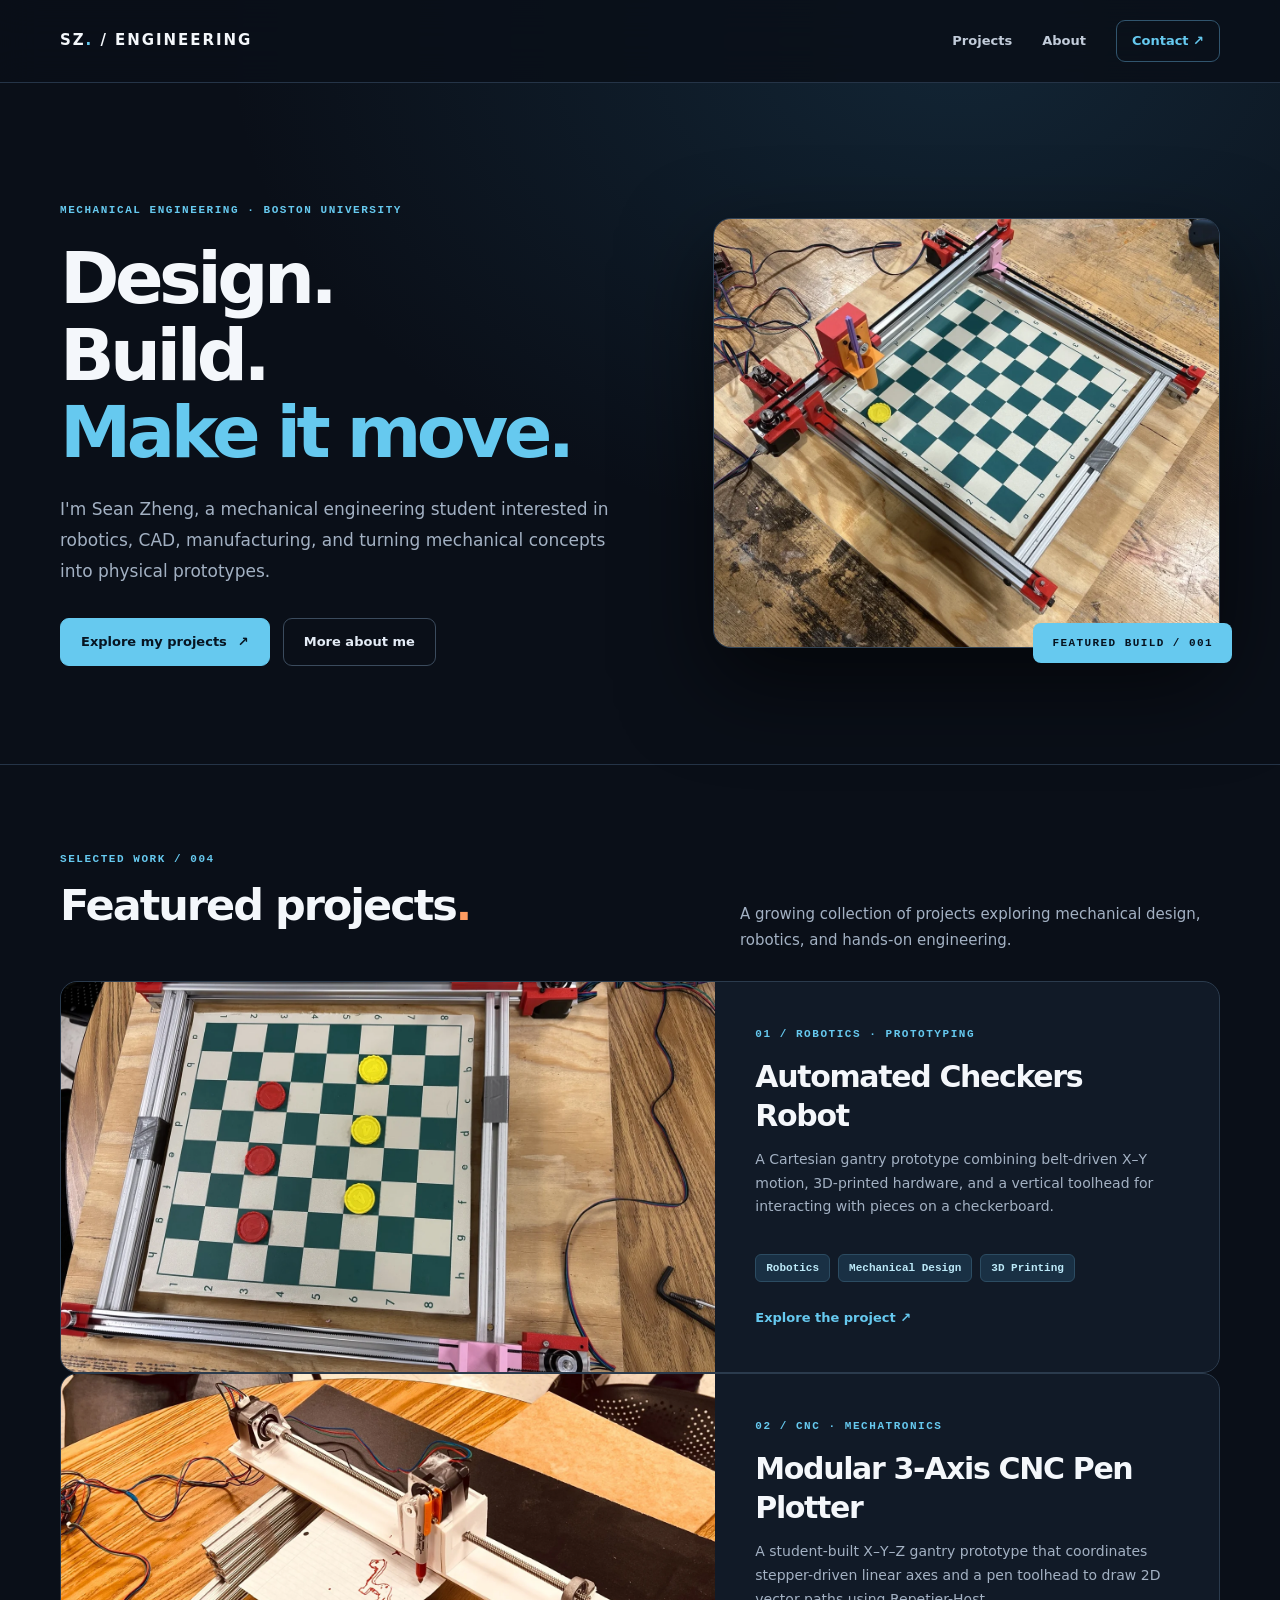
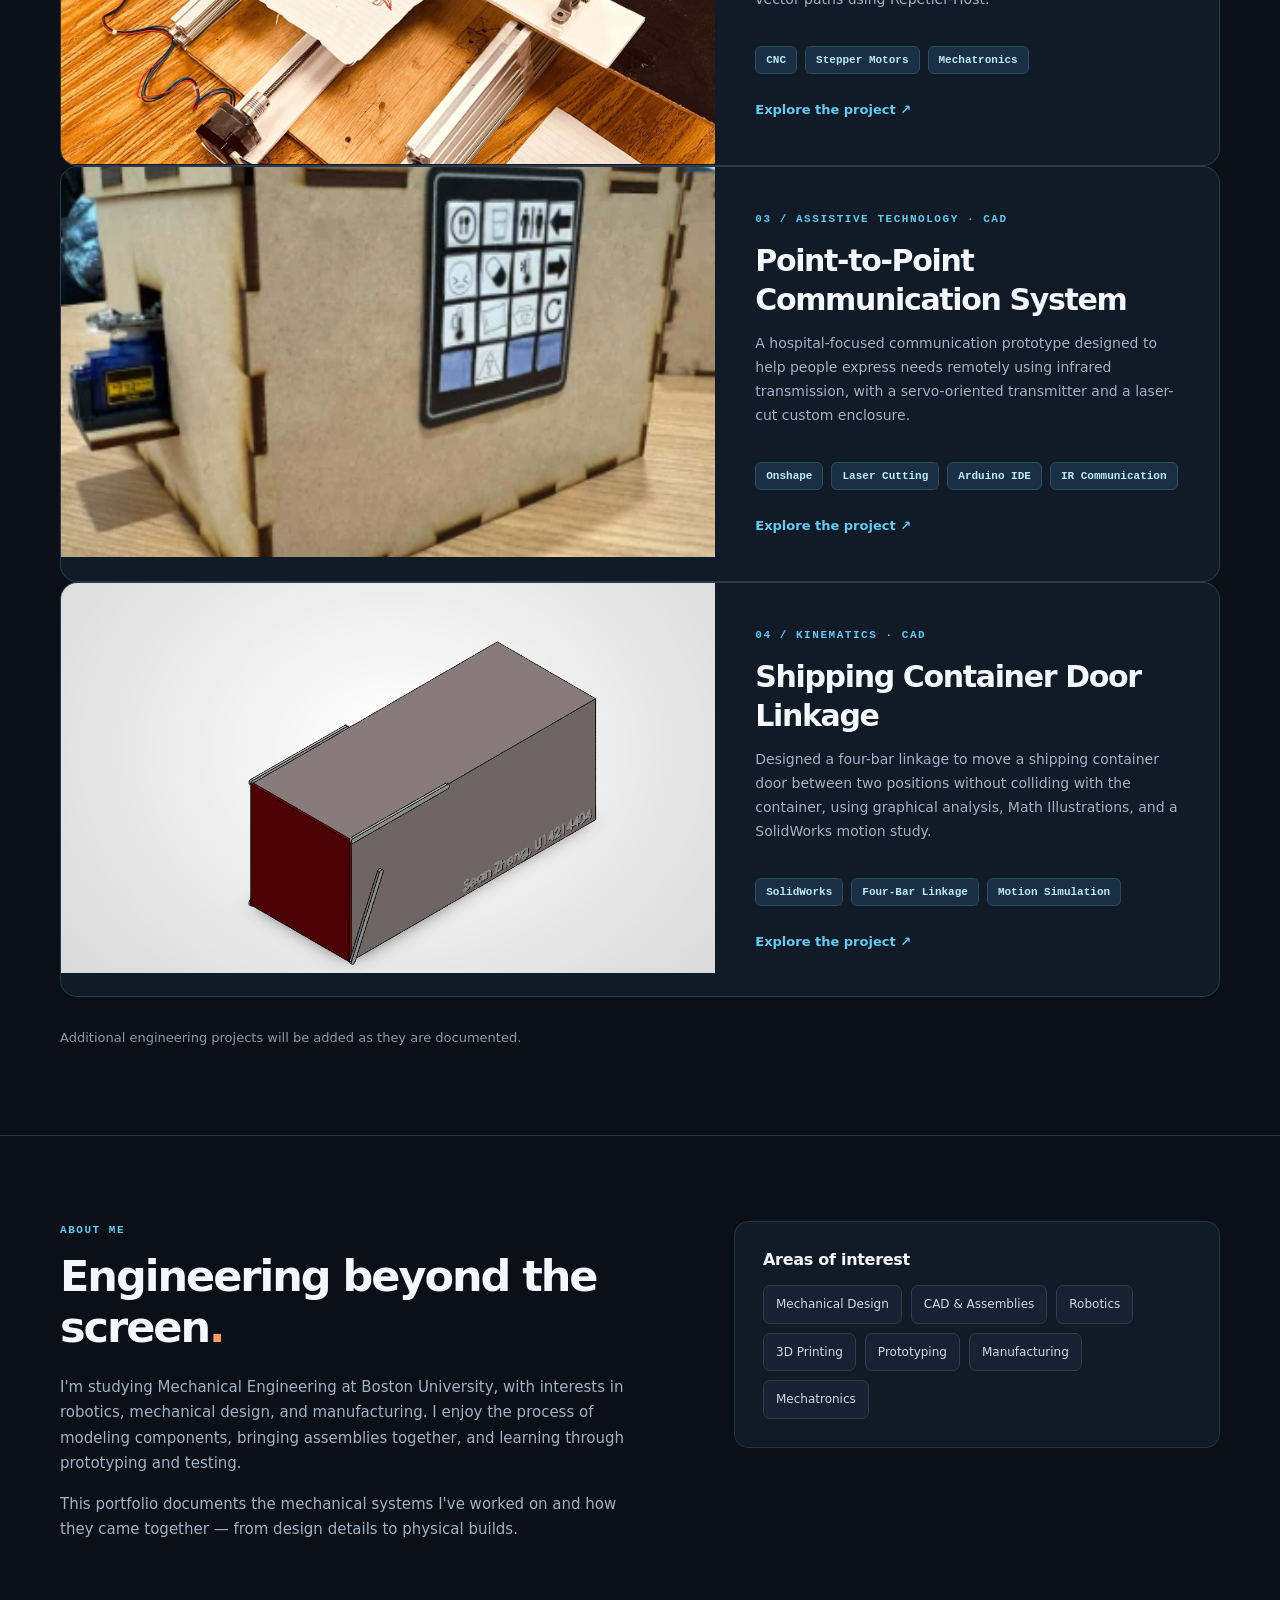
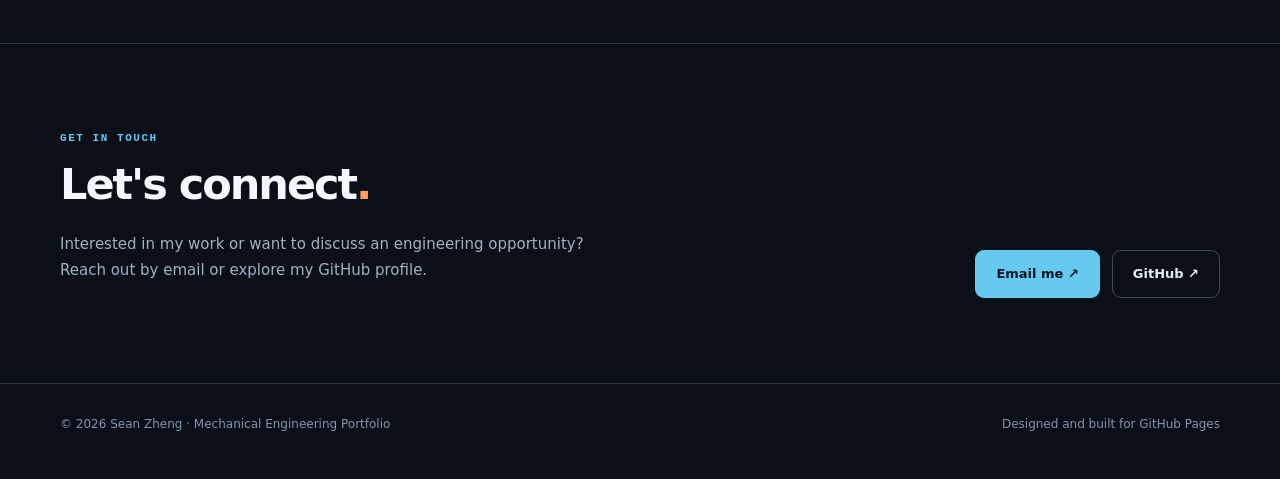
<file: index.html>
<!doctype html>
<html lang="en"><head><meta charset="utf-8"><meta name="viewport" content="width=device-width, initial-scale=1"><meta name="description" content="Sean Zheng's mechanical engineering portfolio featuring robotics, CAD design, and hands-on prototyping projects."><title>Sean Zheng | Mechanical Engineering</title><link rel="stylesheet" href="styles.css"></head><body>
<header class="site-header"><nav class="container nav" aria-label="Main navigation"><a class="logo" href="index.html">SZ<strong>.</strong> / ENGINEERING</a><div class="navlinks"><a href="#projects">Projects</a><a href="#about">About</a><a class="nav-cta" href="#contact">Contact ↗</a></div></nav></header>
<main><section class="container hero-home" id="home"><div><div class="eyebrow">Mechanical Engineering · Boston University</div><h1>Design.<br>Build.<br><span class="accent">Make it move.</span></h1><p class="lead">I'm Sean Zheng, a mechanical engineering student interested in robotics, CAD, manufacturing, and turning mechanical concepts into physical prototypes.</p><div class="actions"><a class="btn" href="#projects">Explore my projects <span aria-hidden="true">↗</span></a><a class="btn secondary" href="#about">More about me</a></div></div><div class="hero-visual"><img src="assets/Checkers Robot/checkers-assembly.webp" alt="Gantry-style checkers robot assembled over a checkerboard" fetchpriority="high"></div></section>
<section class="section" id="projects"><div class="container"><div class="section-head"><div><div class="eyebrow">Selected work / 004</div><h2>Featured projects<span class="orange">.</span></h2></div><p>A growing collection of projects exploring mechanical design, robotics, and hands-on engineering.</p></div><a class="project-card" href="projects/checkers-robot.html"><img src="assets/Checkers Robot/checkers-overhead.webp" alt="Top view of the automated checkers robot prototype" loading="lazy"><div class="card-content"><div class="eyebrow">01 / Robotics · Prototyping</div><h3>Automated Checkers Robot</h3><p>A Cartesian gantry prototype combining belt-driven X–Y motion, 3D-printed hardware, and a vertical toolhead for interacting with pieces on a checkerboard.</p><div class="tags"><span class="tag">Robotics</span><span class="tag">Mechanical Design</span><span class="tag">3D Printing</span></div><span class="text-link">Explore the project ↗</span></div></a><a class="project-card" href="projects/cnc-pen-plotter.html"><img src="assets/cnc-pen-plotter/plotter-complete.webp" alt="Three-axis CNC pen plotter drawing a figure on paper" loading="lazy"><div class="card-content"><div class="eyebrow">02 / CNC · Mechatronics</div><h3>Modular 3-Axis CNC Pen Plotter</h3><p>A student-built X–Y–Z gantry prototype that coordinates stepper-driven linear axes and a pen toolhead to draw 2D vector paths using Repetier-Host.</p><div class="tags"><span class="tag">CNC</span><span class="tag">Stepper Motors</span><span class="tag">Mechatronics</span></div><span class="text-link">Explore the project ↗</span></div></a><a class="project-card" href="projects/point-to-point-communication.html"><img src="assets/point-to-point-communication/p2p-housing.webp" alt="Laser-cut point-to-point communication enclosure with symbol keypad" loading="lazy"><div class="card-content"><div class="eyebrow">03 / Assistive Technology · CAD</div><h3>Point-to-Point Communication System</h3><p>A hospital-focused communication prototype designed to help people express needs remotely using infrared transmission, with a servo-oriented transmitter and a laser-cut custom enclosure.</p><div class="tags"><span class="tag">Onshape</span><span class="tag">Laser Cutting</span><span class="tag">Arduino IDE</span><span class="tag">IR Communication</span></div><span class="text-link">Explore the project ↗</span></div></a><a class="project-card" href="projects/shipping-container-door.html"><img src="assets/shipping-container-door/container-cad.png" alt="Geometric construction of a shipping container door linkage using pivot points and linkage bars" loading="lazy"><div class="card-content"><div class="eyebrow">04 / Kinematics · CAD</div><h3>Shipping Container Door Linkage</h3><p>Designed a four-bar linkage to move a shipping container door between two positions without colliding with the container, using graphical analysis, Math Illustrations, and a SolidWorks motion study.</p><div class="tags"><span class="tag">SolidWorks</span><span class="tag">Four-Bar Linkage</span><span class="tag">Motion Simulation</span></div><span class="text-link">Explore the project ↗</span></div></a><p class="empty-space">Additional engineering projects will be added as they are documented.</p></div></section>
<section class="section" id="about"><div class="container about-grid"><div><div class="eyebrow">About me</div><h2>Engineering beyond the screen<span class="orange">.</span></h2><p>I'm studying Mechanical Engineering at Boston University, with interests in robotics, mechanical design, and manufacturing. I enjoy the process of modeling components, bringing assemblies together, and learning through prototyping and testing.</p><p>This portfolio documents the mechanical systems I've worked on and how they came together — from design details to physical builds.</p></div><div class="tool-box"><h3>Areas of interest</h3><div class="tool-list"><span>Mechanical Design</span><span>CAD & Assemblies</span><span>Robotics</span><span>3D Printing</span><span>Prototyping</span><span>Manufacturing</span><span>Mechatronics</span></div></div></div></section>
<section class="section" id="contact"><div class="container contact-grid"><div><div class="eyebrow">Get in touch</div><h2>Let's connect<span class="orange">.</span></h2><p>Interested in my work or want to discuss an engineering opportunity? Reach out by email or explore my GitHub profile.</p></div><div class="contact-links"><a class="btn" href="mailto:seanzheng1119@gmail.com">Email me ↗</a><a class="btn secondary" href="https://github.com/zsean1119" target="_blank" rel="noopener noreferrer">GitHub ↗</a></div></div></section></main>
<footer class="footer"><div class="container"><span>© <span id="year">2026</span> Sean Zheng · Mechanical Engineering Portfolio</span><span>Designed and built for GitHub Pages</span></div></footer><script src="script.js"></script></body></html>
</file>
<file: styles.css>
:root{color-scheme:dark;--bg:#0a0f18;--panel:#111a27;--panel2:#162131;--line:#253447;--text:#f4f7fb;--muted:#a3b1c3;--blue:#66c9ef;--orange:#ff9c61}*{box-sizing:border-box}html{scroll-behavior:smooth}body{margin:0;background:var(--bg);color:var(--text);font:15px/1.7 Inter,ui-sans-serif,system-ui,-apple-system,BlinkMacSystemFont,"Segoe UI",sans-serif}body:before{content:"";position:absolute;top:0;left:0;right:0;height:700px;background:radial-gradient(ellipse at 75% 6%,rgba(44,107,144,.24),transparent 54%);z-index:-1;pointer-events:none}a{text-decoration:none;color:inherit}button{font:inherit}img{max-width:100%;display:block}.container{width:min(1160px,calc(100% - 48px));margin:auto}.nav{height:82px;display:flex;align-items:center;justify-content:space-between}.site-header{position:sticky;top:0;z-index:10;background:rgba(10,15,24,.88);backdrop-filter:blur(18px);border-bottom:1px solid var(--line)}.logo{font-size:15px;font-weight:900;letter-spacing:.13em}.logo strong{color:var(--blue)}.navlinks{display:flex;align-items:center;gap:30px;font-size:13px;color:#c2ccda;font-weight:650}.navlinks a:hover,.navlinks a:focus-visible{color:var(--blue)}.navlinks .nav-cta{border:1px solid #31556e;border-radius:9px;color:var(--blue);padding:9px 15px}.eyebrow{font-family:ui-monospace,SFMono-Regular,Consolas,monospace;text-transform:uppercase;letter-spacing:.14em;font-size:11px;font-weight:750;color:var(--blue)}.accent{color:var(--blue)}.orange{color:var(--orange)}h1,h2,h3,p{margin-top:0}h1{font-size:clamp(43px,6.5vw,86px);line-height:1.075;letter-spacing:-.063em;font-weight:800;margin:20px 0 23px}h2{font-size:clamp(28px,3.5vw,43px);line-height:1.18;letter-spacing:-.047em;margin:12px 0 22px}h3{font-size:19px;letter-spacing:-.018em;line-height:1.3}p{color:var(--muted)}.lead{font-size:17px;line-height:1.82;max-width:650px}.hero-home{padding:118px 0 98px;display:grid;grid-template-columns:1.07fr .93fr;gap:70px;align-items:center}.hero-home h1{font-size:clamp(48px,5.6vw,76px)}.hero-visual{position:relative}.hero-visual img{border-radius:18px;width:100%;height:430px;object-fit:cover;border:1px solid #314357;box-shadow:0 35px 90px #0009}.hero-visual:after{content:'FEATURED BUILD  /  001';position:absolute;right:-12px;bottom:-15px;white-space:nowrap;background:var(--blue);color:#061320;font:800 11px ui-monospace,monospace;letter-spacing:.13em;padding:14px 19px;border-radius:8px}.actions{display:flex;flex-wrap:wrap;gap:13px;margin-top:31px}.btn{display:inline-flex;align-items:center;gap:11px;background:var(--blue);color:#071522;border:1px solid var(--blue);border-radius:9px;padding:12px 20px;font-weight:750;font-size:13px;transition:transform .2s,background .2s}.btn:hover{transform:translateY(-2px);background:#a0e4fa}.btn.secondary{background:transparent;border-color:#3b4b5d;color:#e4ecf6}.btn.secondary:hover{background:#182636}.section{padding:85px 0;border-top:1px solid var(--line)}.section-head{display:flex;align-items:end;justify-content:space-between;gap:25px;margin-bottom:28px}.section-head p{max-width:480px;margin:0}.project-card{display:grid;grid-template-columns:1.13fr .87fr;border:1px solid #2b3b4d;background:var(--panel);border-radius:17px;overflow:hidden;transition:border-color .2s,transform .2s}.project-card:hover{border-color:#62b5d2;transform:translateY(-3px)}.project-card>img{width:100%;height:390px;object-fit:cover}.card-content{padding:43px 40px;display:flex;flex-direction:column;align-items:flex-start;justify-content:center}.card-content h3{font-size:30px;letter-spacing:-.045em;margin:13px 0}.card-content p{font-size:14px}.tags{display:flex;gap:8px;flex-wrap:wrap;margin:21px 0 25px}.tag{font:700 11px ui-monospace,monospace;color:#bce9f8;background:#193044;border:1px solid #2c4c62;border-radius:6px;padding:7px 10px}.text-link{font-size:13px;color:var(--blue);font-weight:800}.text-link:hover{text-decoration:underline}.about-grid{display:grid;grid-template-columns:1.1fr .9fr;gap:80px;align-items:start}.about-grid p{max-width:620px}.tool-box{border:1px solid var(--line);border-radius:14px;background:var(--panel);padding:28px}.tool-box h3{font-size:16px;margin-bottom:15px}.tool-list{display:flex;flex-wrap:wrap;gap:9px}.tool-list span{background:var(--panel2);padding:8px 12px;border-radius:7px;font-size:12px;color:#cdd9e7;border:1px solid #2d3b4d}.contact-grid{display:grid;grid-template-columns:1fr 1fr;gap:50px;align-items:end}.contact-grid p{max-width:540px}.contact-links{display:flex;flex-wrap:wrap;gap:12px;justify-content:flex-end}.footer{border-top:1px solid var(--line);padding:30px 0 40px;color:#8495ab;font-size:12px}.footer .container{display:flex;justify-content:space-between;gap:20px}.footer a:hover{color:var(--blue)}.breadcrumbs{margin-top:42px;display:inline-block;color:var(--blue);font-size:13px;font-weight:750}.project-hero{padding:52px 0 0}.project-hero h1{font-size:clamp(46px,7.1vw,90px)}.project-hero .lead{max-width:820px}.project-hero-image{width:100%;height:520px;object-fit:cover;border:1px solid #304355;border-radius:17px;margin-top:37px}.spec-grid{display:grid;grid-template-columns:repeat(3,1fr);gap:14px;margin:17px 0 5px}.spec{background:var(--panel);border:1px solid var(--line);border-radius:11px;padding:23px 25px}.spec-label{display:block;font:750 11px ui-monospace,monospace;color:#8b9fb3;text-transform:uppercase;letter-spacing:.08em;margin-bottom:7px}.spec strong{font-size:15px}.details{display:grid;grid-template-columns:1fr 1fr;gap:70px;align-items:center}.details img{width:100%;max-height:590px;object-fit:cover;border-radius:15px;border:1px solid var(--line)}.features{padding:0;margin:0;list-style:none}.features li{border-top:1px solid var(--line);padding:18px 0}.features li strong{display:block;color:var(--text);margin-bottom:3px}.features li span{color:var(--muted);font-size:14px}.gallery{display:grid;grid-template-columns:repeat(3,1fr);gap:16px}.gallery button{cursor:zoom-in;border:1px solid var(--line);background:var(--panel);border-radius:12px;overflow:hidden;padding:0;text-align:left;color:var(--text)}.gallery button:hover{border-color:var(--blue)}.gallery img{width:100%;height:260px;object-fit:cover}.gallery .caption{display:block;padding:12px 15px;font-size:12px;color:#cad6e4}.demo-layout{display:grid;grid-template-columns:1fr 1fr;gap:60px;align-items:center}.demo-layout video{max-height:520px;width:100%;background:#000;border:1px solid var(--line);border-radius:14px}.note{font-size:12px;max-width:650px}.lightbox{position:fixed;inset:0;z-index:40;background:#04070cf0;display:none;place-items:center;padding:50px}.lightbox.is-open{display:grid}.lightbox img{max-width:100%;max-height:86vh;object-fit:contain}.lightbox button{position:absolute;top:16px;right:22px;color:white;background:none;border:0;font-size:32px;cursor:pointer}.empty-space{margin:30px 0 0;color:#8a9aaa;font-size:13px}a:focus-visible,button:focus-visible{outline:2px solid var(--blue);outline-offset:4px}@media(max-width:850px){.hero-home{padding:75px 0;grid-template-columns:1fr;gap:40px}.hero-visual img{height:400px}.project-card{grid-template-columns:1fr}.project-card>img{height:360px}.card-content{padding:28px}.about-grid,.details,.demo-layout{grid-template-columns:1fr;gap:35px}.contact-grid{grid-template-columns:1fr;gap:12px}.contact-links{justify-content:flex-start}.project-hero-image{height:360px}.gallery{grid-template-columns:repeat(2,1fr)}.spec-grid{grid-template-columns:1fr 1fr}}@media(max-width:580px){.container{width:calc(100% - 32px)}.nav{height:68px}.logo{font-size:12px}.navlinks{gap:13px;font-size:12px}.navlinks .nav-cta{padding:7px 9px}.hero-home{padding-top:60px}.hero-home h1{font-size:49px}.hero-visual img{height:310px}.hero-visual:after{right:0}.section{padding:63px 0}.section-head{display:block}.section-head p{margin:10px 0 0}.project-card>img{height:240px}.project-hero{padding-top:20px}.project-hero h1{font-size:52px}.project-hero-image{height:250px;margin-top:25px}.spec-grid,.gallery{grid-template-columns:1fr}.gallery img{height:275px}.footer .container{display:block}.footer .container span{display:block;margin-top:9px}}@media(prefers-reduced-motion:reduce){html{scroll-behavior:auto}*{transition:none!important}}

.p2p-video-grid{display:grid;grid-template-columns:repeat(2,minmax(0,1fr));gap:22px;margin-top:25px}.p2p-video-grid video{width:100%;display:block;aspect-ratio:16/9;background:#000;border:1px solid var(--line);border-radius:12px}.p2p-video-grid .note{margin-top:10px}@media(max-width:760px){.p2p-video-grid{grid-template-columns:1fr}}

/* Shipping container door linkage */
.linkage-hero{object-fit:contain;background:#f7f8fc;padding:12px}.linkage-detail{object-fit:contain!important;background:#f7f8fc}.linkage-challenge{padding:19px 0;border-top:1px solid var(--line)}.linkage-challenge h3{margin-bottom:7px}.linkage-challenge p{max-width:850px;margin-bottom:0}.linkage-challenge:last-child{border-bottom:1px solid var(--line)}.gallery button img[src*="shipping-container-door"]{object-fit:contain;background:#f5f6fa;padding:8px}
</file>
